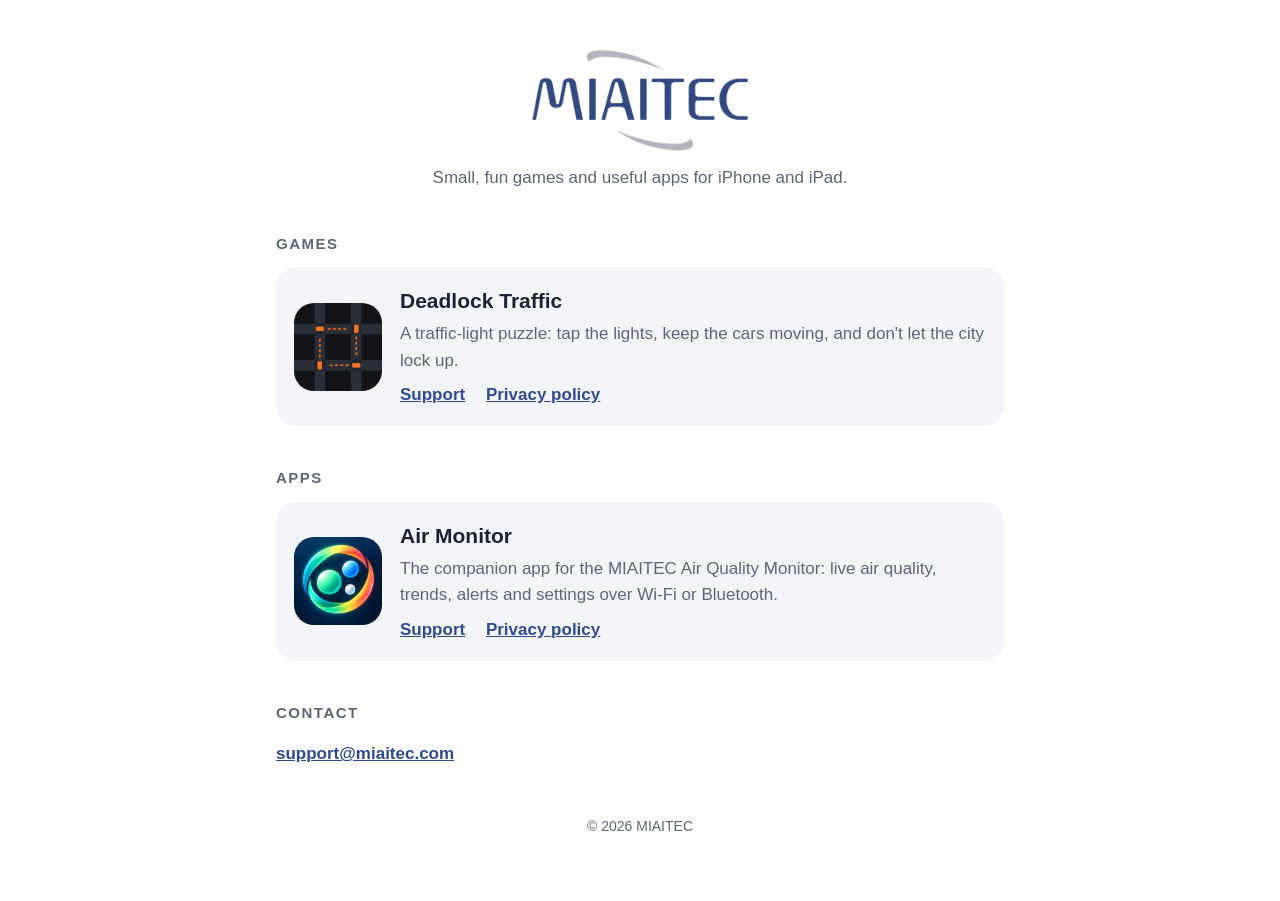
<file: index.html>
<!doctype html>
<html lang="en">
<head>
<meta charset="utf-8">
<meta name="viewport" content="width=device-width, initial-scale=1">
<title>MIAITEC — Games and apps for iPhone and iPad</title>
<meta name="description" content="MIAITEC makes small, fun games and useful apps for iPhone and iPad, including Deadlock Traffic and Air Monitor.">
<link rel="icon" href="deadlock-traffic/icon.png">
<link rel="stylesheet" href="style.css">
</head>
<body>
<main>
  <img class="logo" src="miaitec-logo.png" alt="MIAITEC">
  <p class="lead">Small, fun games and useful apps for iPhone and iPad.</p>

  <h2>Games</h2>
  <div class="game">
    <img src="deadlock-traffic/icon.png" alt="Deadlock Traffic app icon">
    <div>
      <h3>Deadlock Traffic</h3>
      <p>A traffic-light puzzle: tap the lights, keep the cars moving, and don't let the city lock up.</p>
      <div class="links">
        <a href="deadlock-traffic/">Support</a>
        <a href="deadlock-traffic/privacy.html">Privacy policy</a>
      </div>
    </div>
  </div>

  <h2>Apps</h2>
  <div class="game">
    <img src="air-monitor/icon.png" alt="Air Monitor app icon">
    <div>
      <h3>Air Monitor</h3>
      <p>The companion app for the MIAITEC Air Quality Monitor: live air quality, trends, alerts and settings over Wi-Fi or Bluetooth.</p>
      <div class="links">
        <a href="air-monitor/">Support</a>
        <a href="air-monitor/privacy.html">Privacy policy</a>
      </div>
    </div>
  </div>

  <h2>Contact</h2>
  <p><a href="mailto:support@miaitec.com">support@miaitec.com</a></p>

  <footer>© 2026 MIAITEC</footer>
</main>
</body>
</html>
</file>
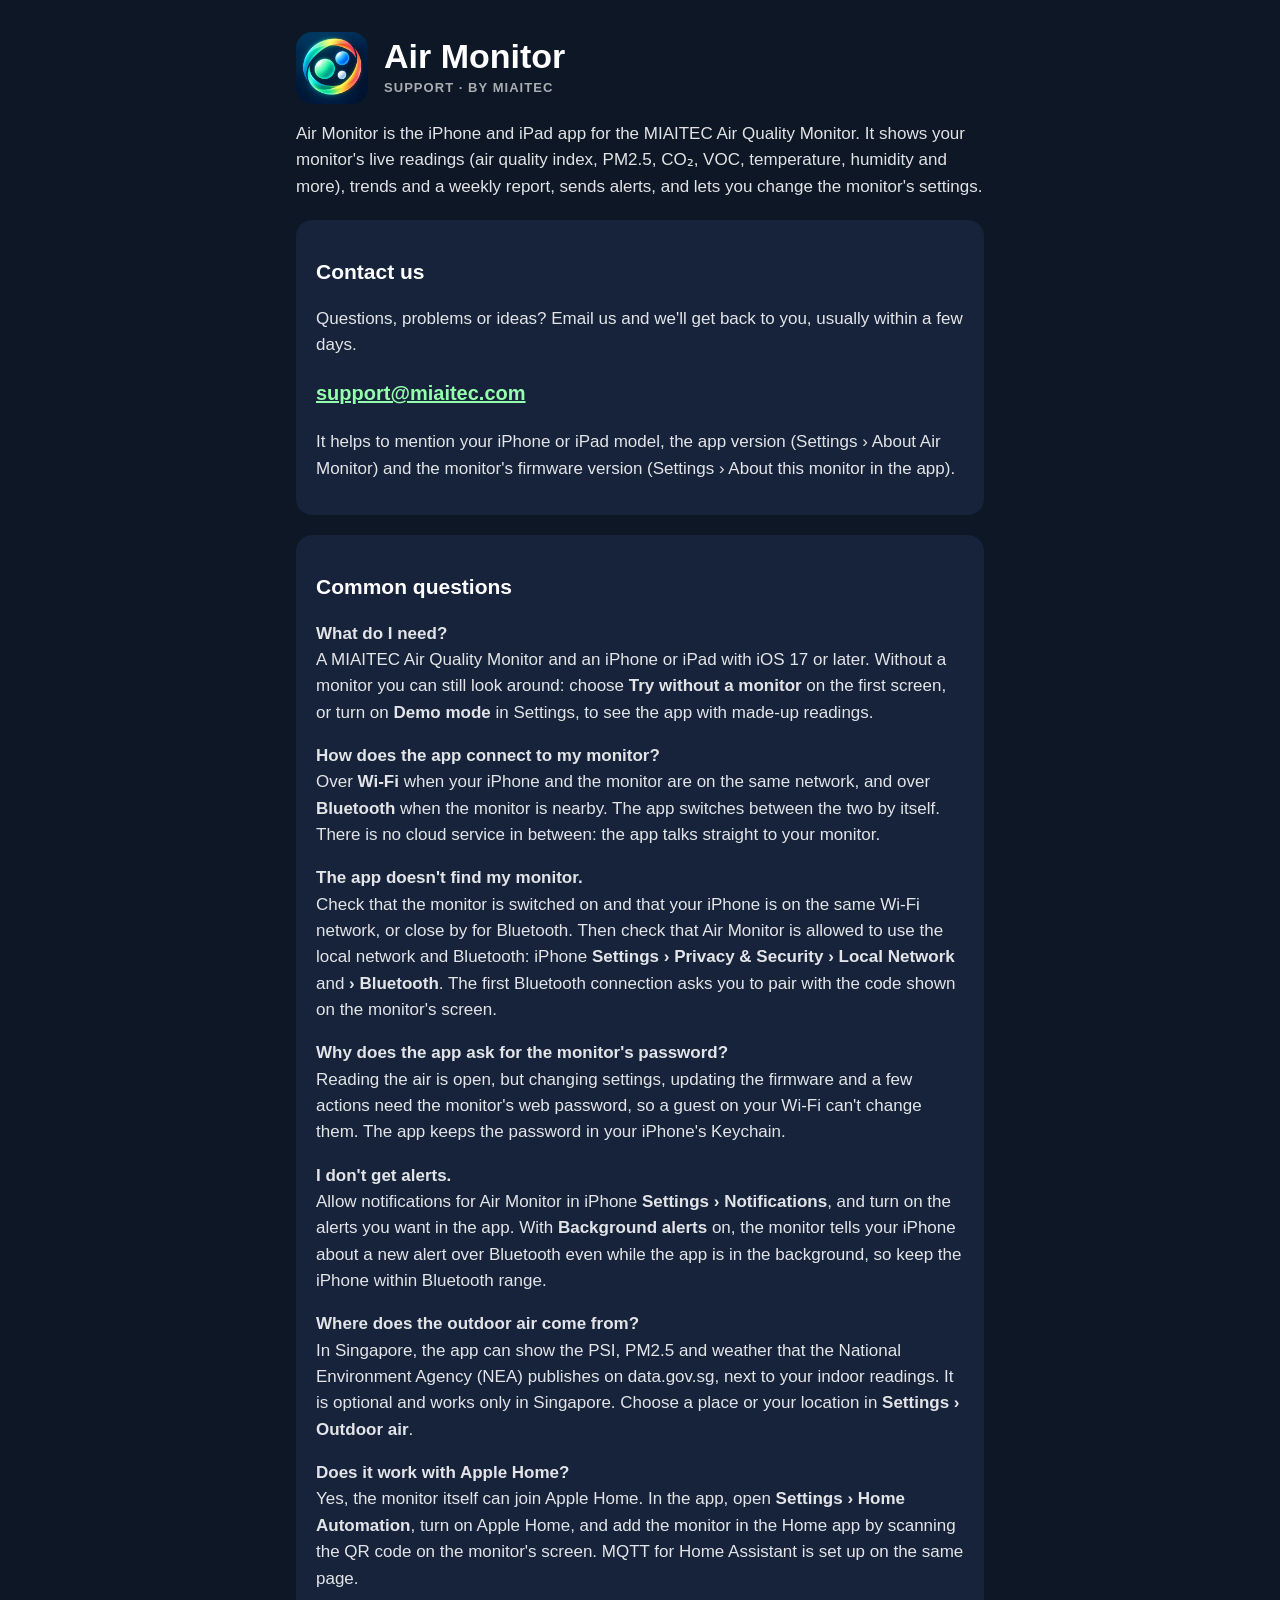
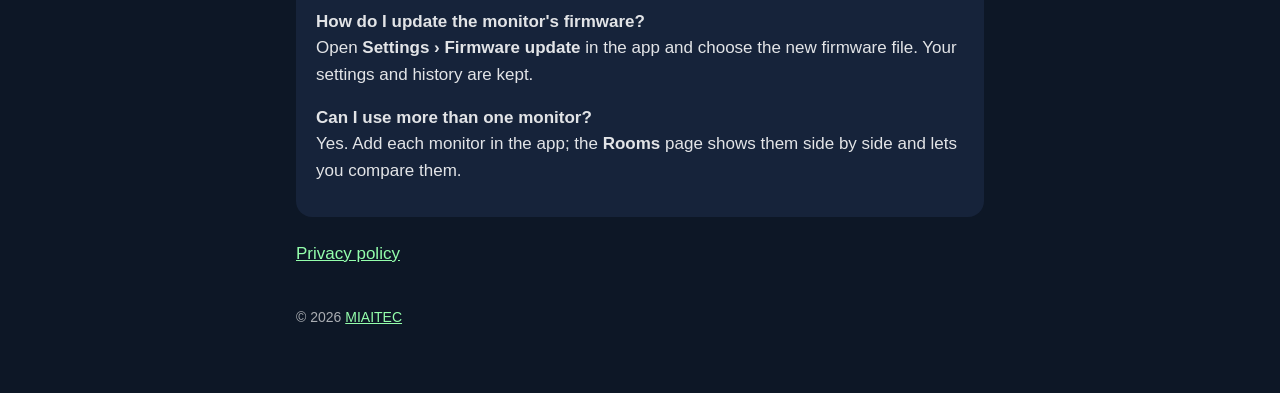
<file: air-monitor/index.html>
<!doctype html>
<html lang="en">
<head>
<meta charset="utf-8">
<meta name="viewport" content="width=device-width, initial-scale=1">
<title>Air Monitor — Support</title>
<meta name="description" content="Help and contact for Air Monitor, the iPhone and iPad app for the MIAITEC Air Quality Monitor.">
<link rel="icon" href="icon.png">
<link rel="stylesheet" href="style.css">
</head>
<body>
<main>
  <header>
    <img src="icon.png" alt="Air Monitor app icon">
    <div>
      <h1>Air Monitor</h1>
      <p class="tag">Support · by MIAITEC</p>
    </div>
  </header>
  <p>Air Monitor is the iPhone and iPad app for the MIAITEC Air Quality Monitor. It shows your
  monitor's live readings (air quality index, PM2.5, CO₂, VOC, temperature, humidity and more),
  trends and a weekly report, sends alerts, and lets you change the monitor's settings.</p>

  <section>
    <h2>Contact us</h2>
    <p>Questions, problems or ideas? Email us and we'll get back to you, usually within a few days.</p>
    <p class="contact"><a href="mailto:support@miaitec.com">support@miaitec.com</a></p>
    <p>It helps to mention your iPhone or iPad model, the app version (Settings › About Air Monitor)
    and the monitor's firmware version (Settings › About this monitor in the app).</p>
  </section>

  <section>
    <h2>Common questions</h2>

    <p><strong>What do I need?</strong><br>
    A MIAITEC Air Quality Monitor and an iPhone or iPad with iOS 17 or later. Without a monitor you
    can still look around: choose <strong>Try without a monitor</strong> on the first screen, or turn
    on <strong>Demo mode</strong> in Settings, to see the app with made-up readings.</p>

    <p><strong>How does the app connect to my monitor?</strong><br>
    Over <strong>Wi-Fi</strong> when your iPhone and the monitor are on the same network, and over
    <strong>Bluetooth</strong> when the monitor is nearby. The app switches between the two by itself.
    There is no cloud service in between: the app talks straight to your monitor.</p>

    <p><strong>The app doesn't find my monitor.</strong><br>
    Check that the monitor is switched on and that your iPhone is on the same Wi-Fi network, or close
    by for Bluetooth. Then check that Air Monitor is allowed to use the local network and Bluetooth:
    iPhone <strong>Settings › Privacy &amp; Security › Local Network</strong> and
    <strong>› Bluetooth</strong>. The first Bluetooth connection asks you to pair with the code shown
    on the monitor's screen.</p>

    <p><strong>Why does the app ask for the monitor's password?</strong><br>
    Reading the air is open, but changing settings, updating the firmware and a few actions need the
    monitor's web password, so a guest on your Wi-Fi can't change them. The app keeps the password in
    your iPhone's Keychain.</p>

    <p><strong>I don't get alerts.</strong><br>
    Allow notifications for Air Monitor in iPhone <strong>Settings › Notifications</strong>, and turn on
    the alerts you want in the app. With <strong>Background alerts</strong> on, the monitor tells your
    iPhone about a new alert over Bluetooth even while the app is in the background, so keep the
    iPhone within Bluetooth range.</p>

    <p><strong>Where does the outdoor air come from?</strong><br>
    In Singapore, the app can show the PSI, PM2.5 and weather that the National Environment Agency
    (NEA) publishes on data.gov.sg, next to your indoor readings. It is optional and works only in
    Singapore. Choose a place or your location in <strong>Settings › Outdoor air</strong>.</p>

    <p><strong>Does it work with Apple Home?</strong><br>
    Yes, the monitor itself can join Apple Home. In the app, open <strong>Settings › Home Automation</strong>,
    turn on Apple Home, and add the monitor in the Home app by scanning the QR code on the monitor's
    screen. MQTT for Home Assistant is set up on the same page.</p>

    <p><strong>How do I update the monitor's firmware?</strong><br>
    Open <strong>Settings › Firmware update</strong> in the app and choose the new firmware file. Your
    settings and history are kept.</p>

    <p><strong>Can I use more than one monitor?</strong><br>
    Yes. Add each monitor in the app; the <strong>Rooms</strong> page shows them side by side and
    lets you compare them.</p>
  </section>

  <nav>
    <a href="privacy.html">Privacy policy</a>
  </nav>
  <footer>© 2026 <a href="/">MIAITEC</a></footer>
</main>
</body>
</html>
</file>
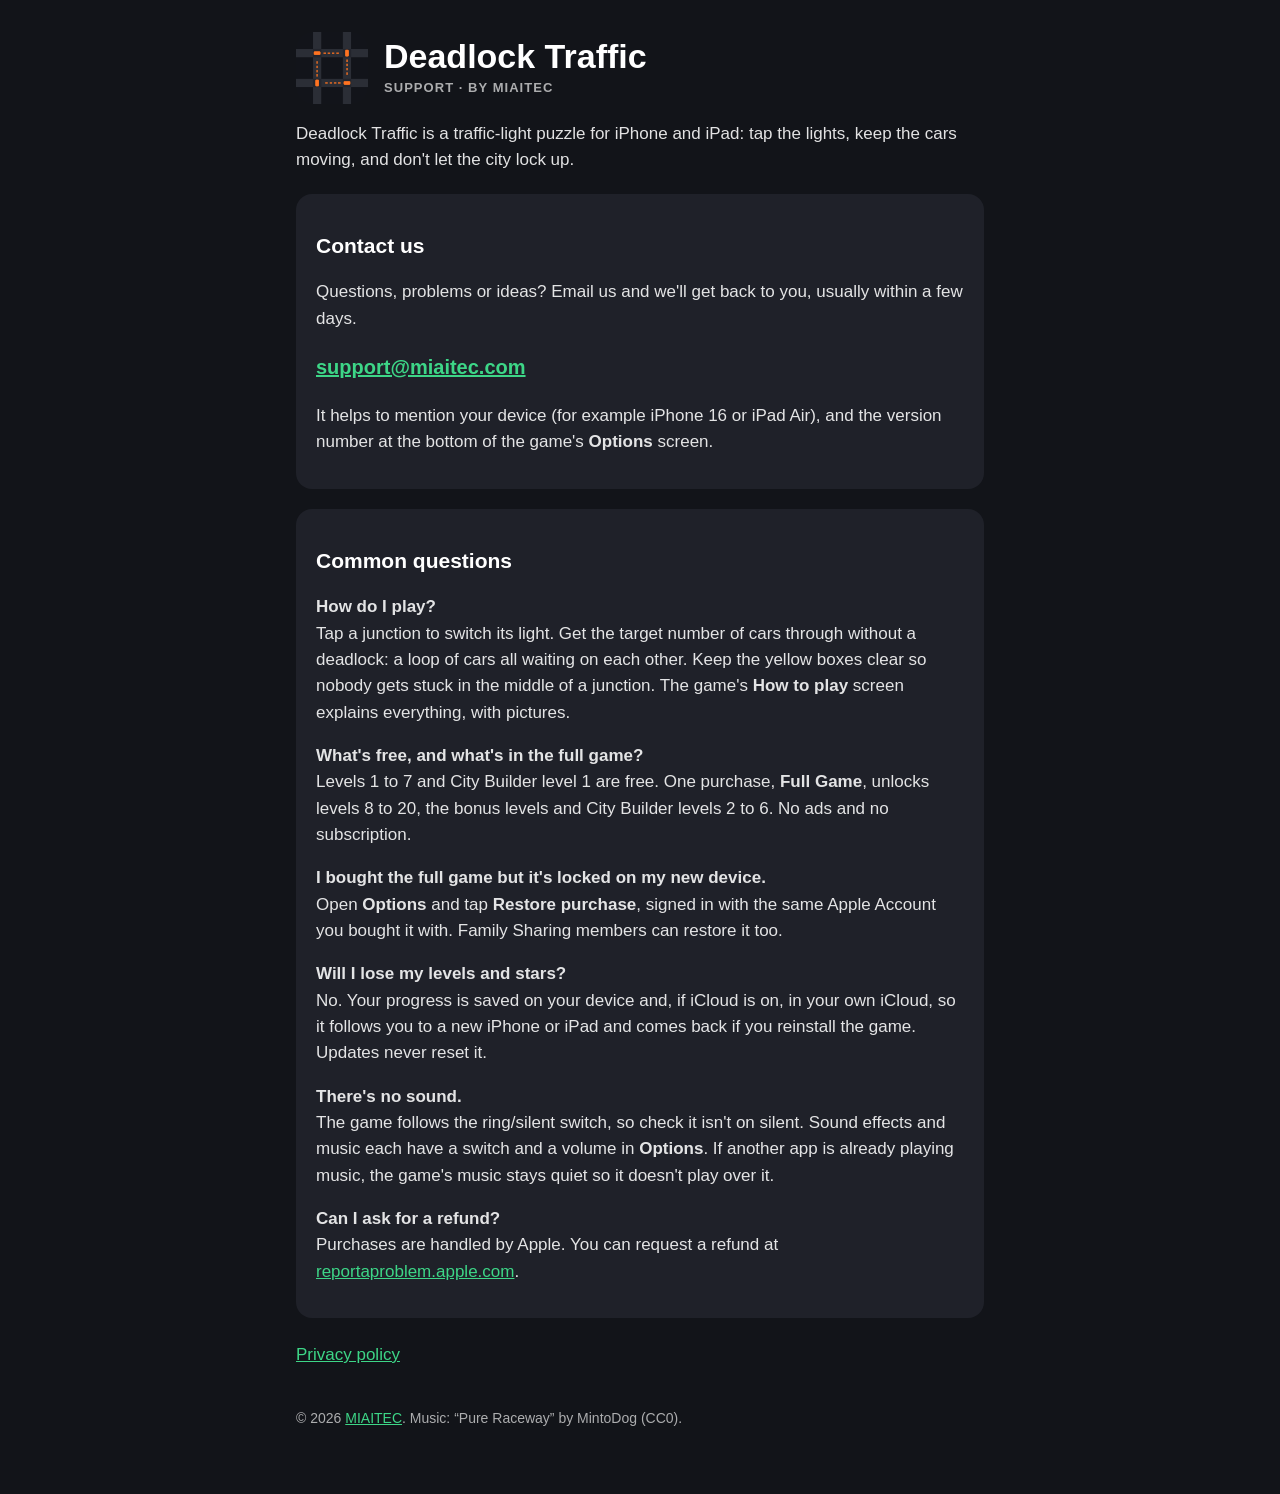
<file: deadlock-traffic/index.html>
<!doctype html>
<html lang="en">
<head>
<meta charset="utf-8">
<meta name="viewport" content="width=device-width, initial-scale=1">
<title>Deadlock Traffic — Support</title>
<meta name="description" content="Help and contact for Deadlock Traffic, the traffic-light puzzle game for iPhone and iPad.">
<link rel="icon" href="icon.png">
<link rel="stylesheet" href="style.css">
</head>
<body>
<main>
  <header>
    <img src="icon.png" alt="Deadlock Traffic app icon">
    <div>
      <h1>Deadlock Traffic</h1>
      <p class="tag">Support · by MIAITEC</p>
    </div>
  </header>
  <p>Deadlock Traffic is a traffic-light puzzle for iPhone and iPad: tap the lights, keep the cars
  moving, and don't let the city lock up.</p>

  <section>
    <h2>Contact us</h2>
    <p>Questions, problems or ideas? Email us and we'll get back to you, usually within a few days.</p>
    <p class="contact"><a href="mailto:support@miaitec.com">support@miaitec.com</a></p>
    <p>It helps to mention your device (for example iPhone 16 or iPad Air), and the version number
    at the bottom of the game's <strong>Options</strong> screen.</p>
  </section>

  <section>
    <h2>Common questions</h2>

    <p><strong>How do I play?</strong><br>
    Tap a junction to switch its light. Get the target number of cars through without a deadlock:
    a loop of cars all waiting on each other. Keep the yellow boxes clear so nobody gets stuck in
    the middle of a junction. The game's <strong>How to play</strong> screen explains everything,
    with pictures.</p>

    <p><strong>What's free, and what's in the full game?</strong><br>
    Levels 1 to 7 and City Builder level 1 are free. One purchase, <strong>Full Game</strong>,
    unlocks levels 8 to 20, the bonus levels and City Builder levels 2 to 6. No ads and no
    subscription.</p>

    <p><strong>I bought the full game but it's locked on my new device.</strong><br>
    Open <strong>Options</strong> and tap <strong>Restore purchase</strong>, signed in with the same
    Apple Account you bought it with. Family Sharing members can restore it too.</p>

    <p><strong>Will I lose my levels and stars?</strong><br>
    No. Your progress is saved on your device and, if iCloud is on, in your own iCloud, so it
    follows you to a new iPhone or iPad and comes back if you reinstall the game. Updates never
    reset it.</p>

    <p><strong>There's no sound.</strong><br>
    The game follows the ring/silent switch, so check it isn't on silent. Sound effects and music
    each have a switch and a volume in <strong>Options</strong>. If another app is already playing
    music, the game's music stays quiet so it doesn't play over it.</p>

    <p><strong>Can I ask for a refund?</strong><br>
    Purchases are handled by Apple. You can request a refund at
    <a href="https://reportaproblem.apple.com">reportaproblem.apple.com</a>.</p>
  </section>

  <nav>
    <a href="privacy.html">Privacy policy</a>
  </nav>
  <footer>© 2026 <a href="/">MIAITEC</a>. Music: “Pure Raceway” by MintoDog (CC0).</footer>
</main>
</body>
</html>
</file>
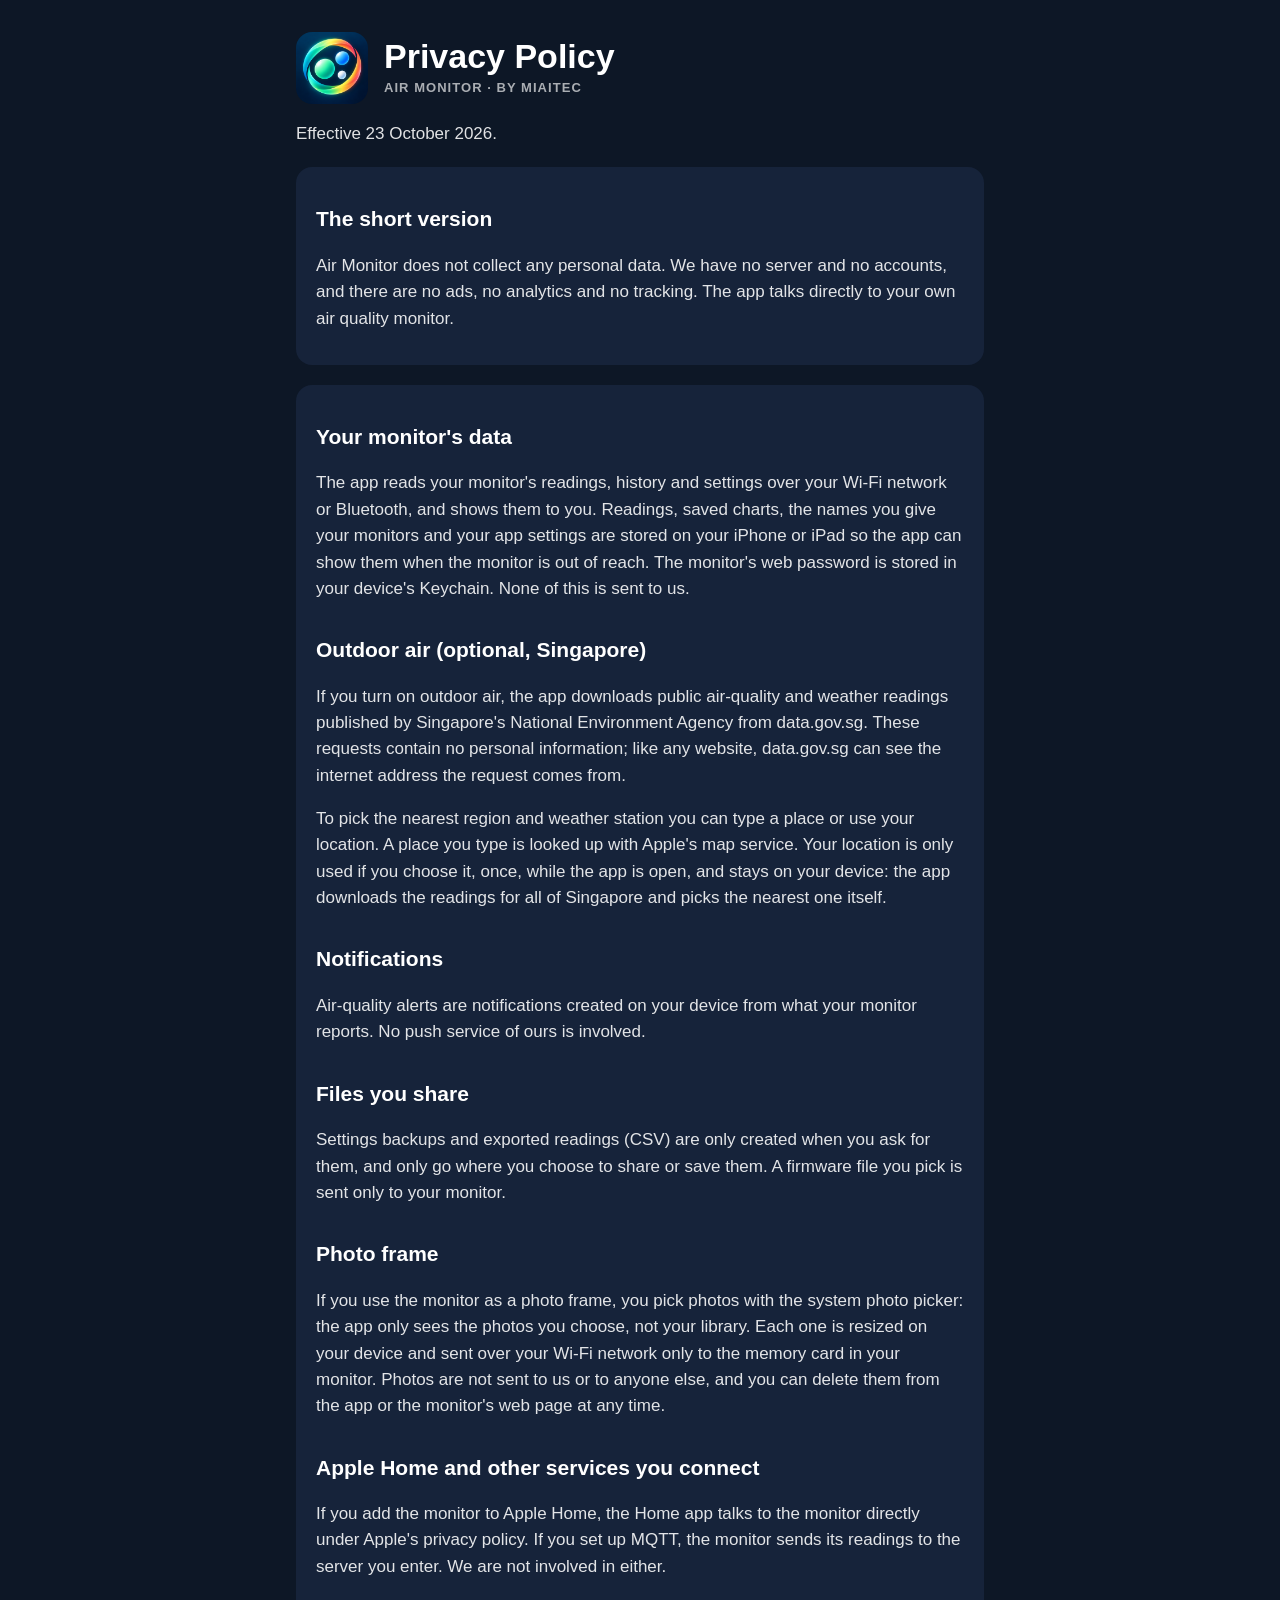
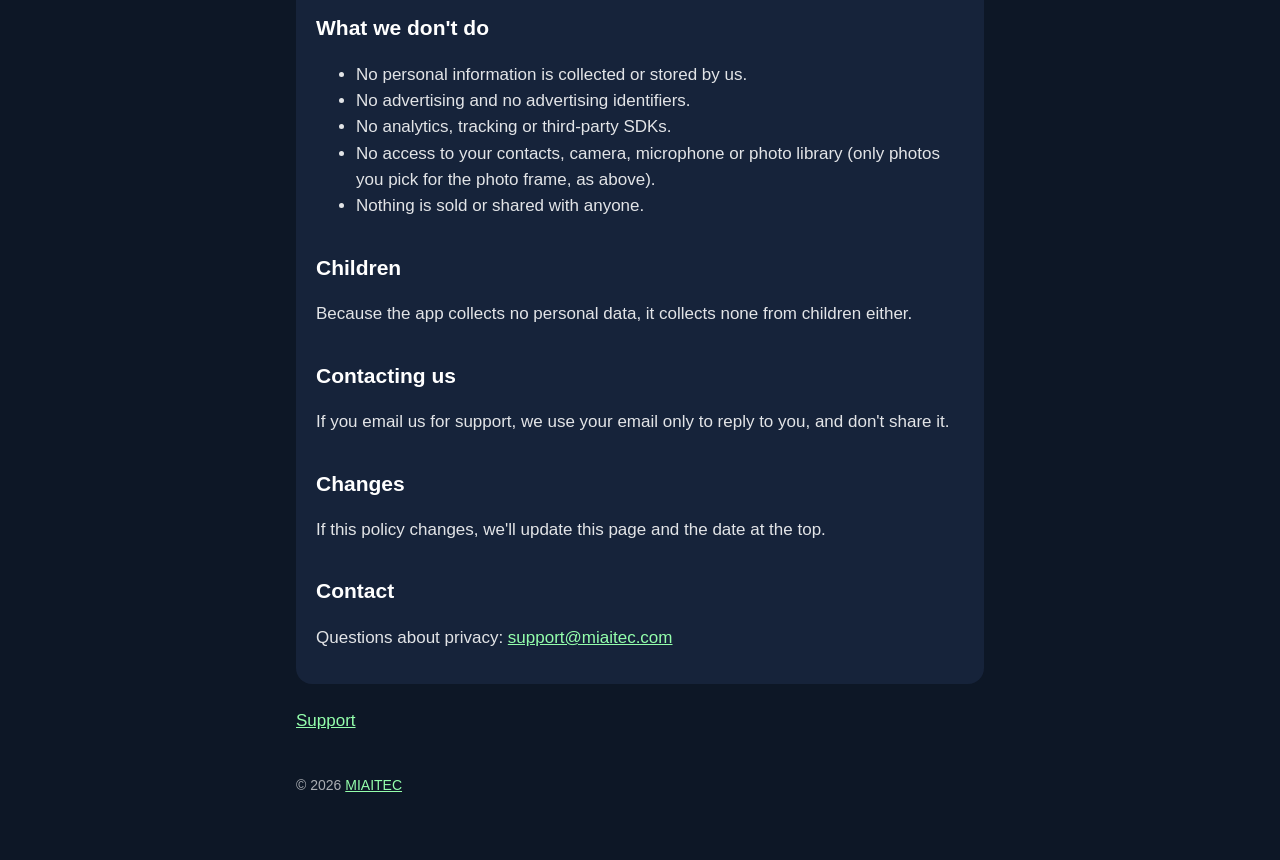
<file: air-monitor/privacy.html>
<!doctype html>
<html lang="en">
<head>
<meta charset="utf-8">
<meta name="viewport" content="width=device-width, initial-scale=1">
<title>Air Monitor — Privacy Policy</title>
<meta name="description" content="Privacy policy for Air Monitor: the app collects no personal data.">
<link rel="icon" href="icon.png">
<link rel="stylesheet" href="style.css">
</head>
<body>
<main>
  <header>
    <img src="icon.png" alt="Air Monitor app icon">
    <div>
      <h1>Privacy Policy</h1>
      <p class="tag">Air Monitor · by MIAITEC</p>
    </div>
  </header>
  <p>Effective 23 October 2026.</p>

  <section>
    <h2>The short version</h2>
    <p>Air Monitor does not collect any personal data. We have no server and no accounts, and there
    are no ads, no analytics and no tracking. The app talks directly to your own air quality monitor.</p>
  </section>

  <section>
    <h2>Your monitor's data</h2>
    <p>The app reads your monitor's readings, history and settings over your Wi-Fi network or
    Bluetooth, and shows them to you. Readings, saved charts, the names you give your monitors and
    your app settings are stored on your iPhone or iPad so the app can show them when the monitor is
    out of reach. The monitor's web password is stored in your device's Keychain. None of this is
    sent to us.</p>

    <h2>Outdoor air (optional, Singapore)</h2>
    <p>If you turn on outdoor air, the app downloads public air-quality and weather readings
    published by Singapore's National Environment Agency from data.gov.sg. These requests contain no
    personal information; like any website, data.gov.sg can see the internet address the request
    comes from.</p>
    <p>To pick the nearest region and weather station you can type a place or use your location.
    A place you type is looked up with Apple's map service. Your location is only used if you choose
    it, once, while the app is open, and stays on your device: the app downloads the readings for all
    of Singapore and picks the nearest one itself.</p>

    <h2>Notifications</h2>
    <p>Air-quality alerts are notifications created on your device from what your monitor reports.
    No push service of ours is involved.</p>

    <h2>Files you share</h2>
    <p>Settings backups and exported readings (CSV) are only created when you ask for them, and only
    go where you choose to share or save them. A firmware file you pick is sent only to your monitor.</p>

    <h2>Photo frame</h2>
    <p>If you use the monitor as a photo frame, you pick photos with the system photo picker: the app
    only sees the photos you choose, not your library. Each one is resized on your device and sent over
    your Wi-Fi network only to the memory card in your monitor. Photos are not sent to us or to anyone
    else, and you can delete them from the app or the monitor's web page at any time.</p>

    <h2>Apple Home and other services you connect</h2>
    <p>If you add the monitor to Apple Home, the Home app talks to the monitor directly under Apple's
    privacy policy. If you set up MQTT, the monitor sends its readings to the server you enter. We are
    not involved in either.</p>

    <h2>What we don't do</h2>
    <ul>
      <li>No personal information is collected or stored by us.</li>
      <li>No advertising and no advertising identifiers.</li>
      <li>No analytics, tracking or third-party SDKs.</li>
      <li>No access to your contacts, camera, microphone or photo library (only photos you pick for the photo frame, as above).</li>
      <li>Nothing is sold or shared with anyone.</li>
    </ul>

    <h2>Children</h2>
    <p>Because the app collects no personal data, it collects none from children either.</p>

    <h2>Contacting us</h2>
    <p>If you email us for support, we use your email only to reply to you, and don't share it.</p>

    <h2>Changes</h2>
    <p>If this policy changes, we'll update this page and the date at the top.</p>

    <h2>Contact</h2>
    <p>Questions about privacy: <a href="mailto:support@miaitec.com">support@miaitec.com</a></p>
  </section>

  <nav>
    <a href="index.html">Support</a>
  </nav>
  <footer>© 2026 <a href="/">MIAITEC</a></footer>
</main>
</body>
</html>
</file>
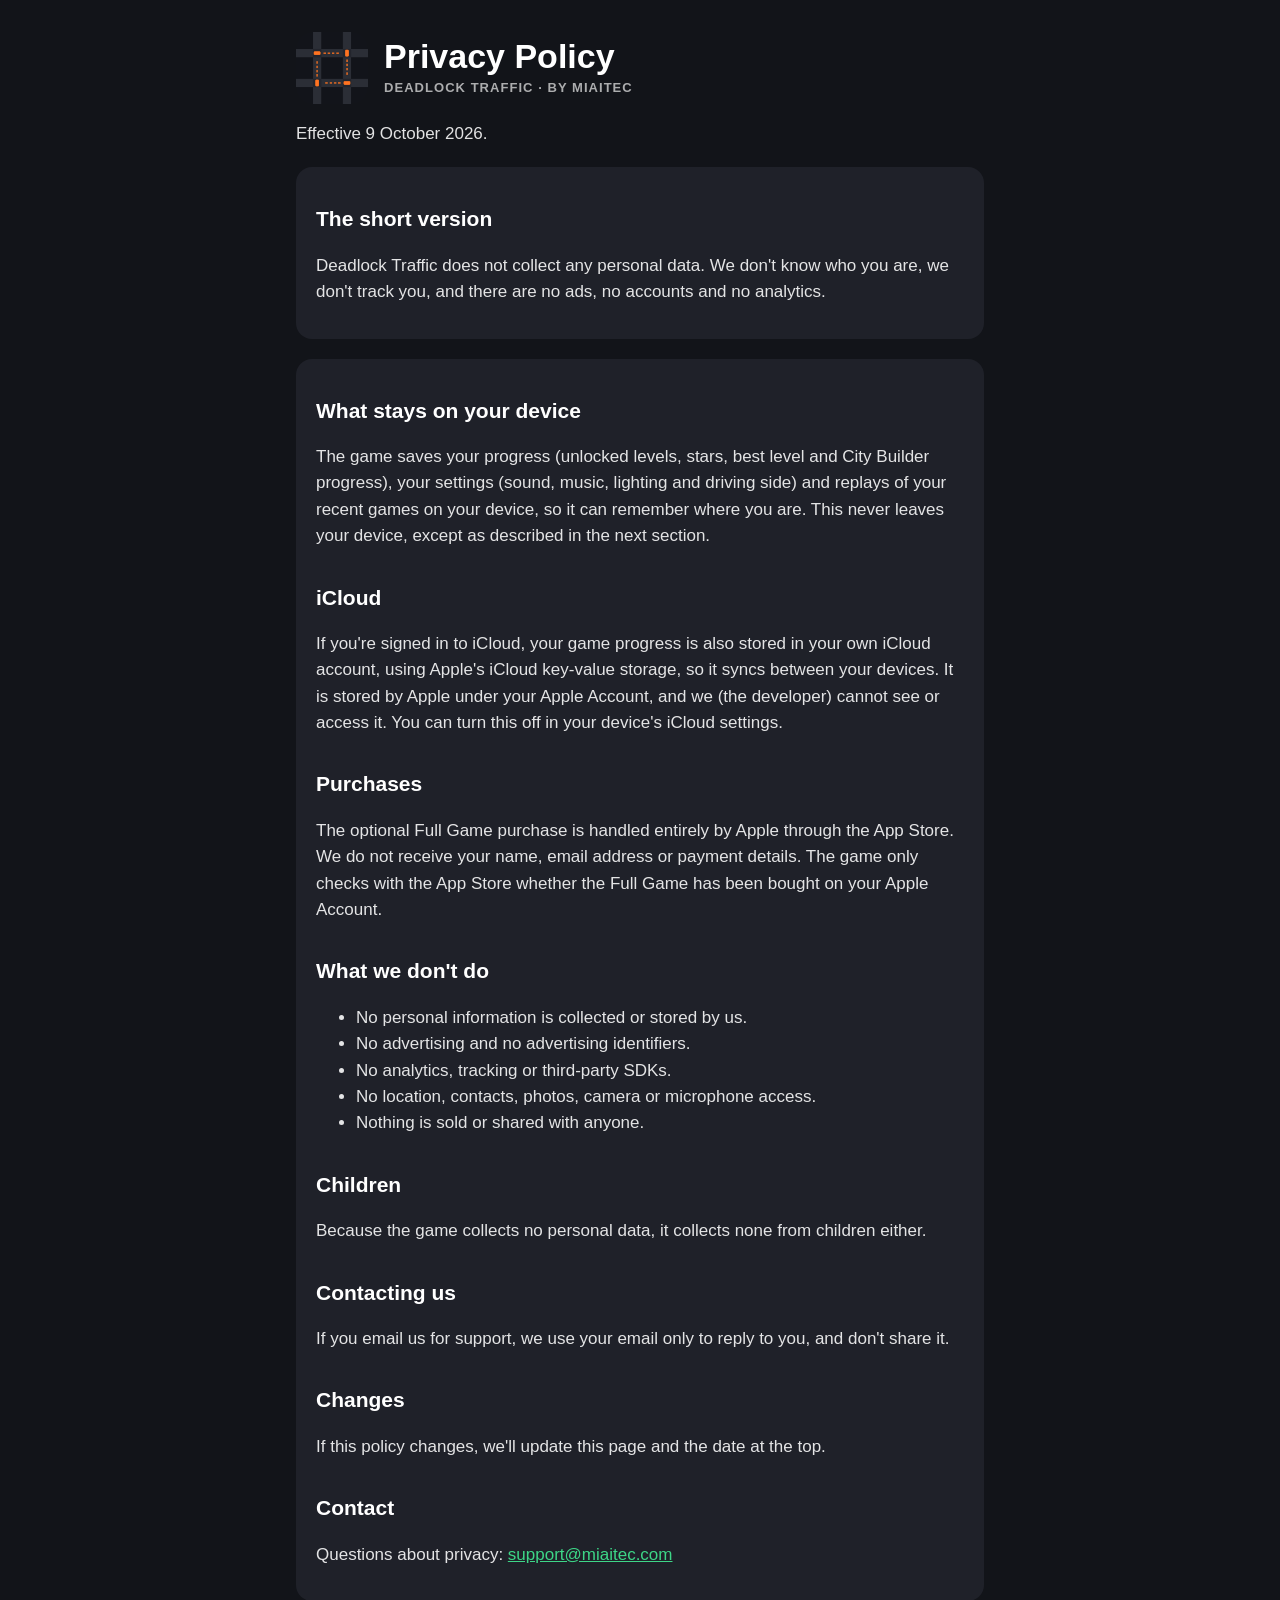
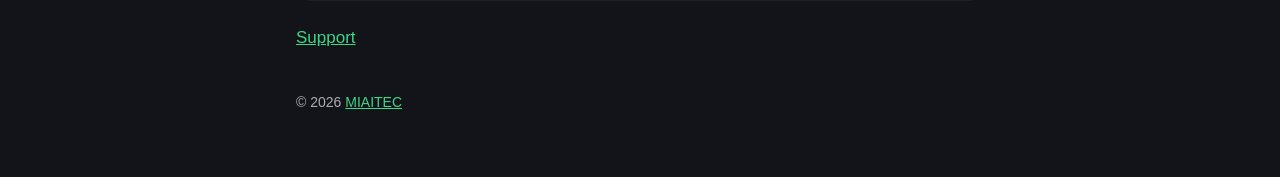
<file: deadlock-traffic/privacy.html>
<!doctype html>
<html lang="en">
<head>
<meta charset="utf-8">
<meta name="viewport" content="width=device-width, initial-scale=1">
<title>Deadlock Traffic — Privacy Policy</title>
<meta name="description" content="Privacy policy for Deadlock Traffic: the game collects no personal data.">
<link rel="icon" href="icon.png">
<link rel="stylesheet" href="style.css">
</head>
<body>
<main>
  <header>
    <img src="icon.png" alt="Deadlock Traffic app icon">
    <div>
      <h1>Privacy Policy</h1>
      <p class="tag">Deadlock Traffic · by MIAITEC</p>
    </div>
  </header>
  <p>Effective 9 October 2026.</p>

  <section>
    <h2>The short version</h2>
    <p>Deadlock Traffic does not collect any personal data. We don't know who you are, we don't
    track you, and there are no ads, no accounts and no analytics.</p>
  </section>

  <section>
    <h2>What stays on your device</h2>
    <p>The game saves your progress (unlocked levels, stars, best level and City Builder progress),
    your settings (sound, music, lighting and driving side) and replays of your recent games on your
    device, so it can remember where you are. This never leaves your device, except as described in
    the next section.</p>

    <h2>iCloud</h2>
    <p>If you're signed in to iCloud, your game progress is also stored in your own iCloud account,
    using Apple's iCloud key-value storage, so it syncs between your devices. It is stored by Apple
    under your Apple Account, and we (the developer) cannot see or access it. You can turn this off
    in your device's iCloud settings.</p>

    <h2>Purchases</h2>
    <p>The optional Full Game purchase is handled entirely by Apple through the App Store. We do not
    receive your name, email address or payment details. The game only checks with the App Store
    whether the Full Game has been bought on your Apple Account.</p>

    <h2>What we don't do</h2>
    <ul>
      <li>No personal information is collected or stored by us.</li>
      <li>No advertising and no advertising identifiers.</li>
      <li>No analytics, tracking or third-party SDKs.</li>
      <li>No location, contacts, photos, camera or microphone access.</li>
      <li>Nothing is sold or shared with anyone.</li>
    </ul>

    <h2>Children</h2>
    <p>Because the game collects no personal data, it collects none from children either.</p>

    <h2>Contacting us</h2>
    <p>If you email us for support, we use your email only to reply to you, and don't share it.</p>

    <h2>Changes</h2>
    <p>If this policy changes, we'll update this page and the date at the top.</p>

    <h2>Contact</h2>
    <p>Questions about privacy: <a href="mailto:support@miaitec.com">support@miaitec.com</a></p>
  </section>

  <nav>
    <a href="index.html">Support</a>
  </nav>
  <footer>© 2026 <a href="/">MIAITEC</a></footer>
</main>
</body>
</html>
</file>
<file: style.css>
:root {
  --navy: #2f4a8f;
  --text: #1c2233;
  --sub: #5d6577;
  --bg: #ffffff;
  --panel: #f3f5f9;
}
@media (prefers-color-scheme: dark) {
  :root { --text: #f2f4f8; --sub: #a6adbd; --bg: #10131a; --panel: #1b202b; --navy: #8fa8ec; }
  .logo { background: #ffffff; border-radius: 16px; padding: 12px 18px; }
}
* { box-sizing: border-box; }
body {
  margin: 0;
  background: var(--bg);
  color: var(--text);
  font: 17px/1.55 -apple-system, BlinkMacSystemFont, "Segoe UI", Roboto, sans-serif;
}
main { max-width: 760px; margin: 0 auto; padding: 48px 16px 64px; }
.logo { display: block; width: 220px; max-width: 70%; height: auto; margin: 0 auto 12px; }
.lead { text-align: center; color: var(--sub); margin: 0 0 40px; }
h2 { font-size: 15px; letter-spacing: 0.1em; text-transform: uppercase; color: var(--sub); margin: 40px 0 12px; }
.game {
  display: flex; gap: 18px; align-items: center;
  background: var(--panel); border-radius: 20px; padding: 18px;
  color: inherit; text-decoration: none;
}
.game img { width: 88px; height: 88px; border-radius: 20px; flex: none; }
.game h3 { margin: 0 0 4px; font-size: 21px; }
.game p { margin: 0 0 8px; color: var(--sub); }
.links a { margin-right: 16px; }
a { color: var(--navy); font-weight: 600; }
footer { margin-top: 48px; text-align: center; color: var(--sub); font-size: 14px; }
</file>
<file: air-monitor/style.css>
:root {
  --bg: #0d1726;
  --panel: #16233a;
  --text: #ffffff;
  --body: rgba(255, 255, 255, 0.88);
  --sub: rgba(255, 255, 255, 0.65);
  --accent: #94ffac;
}
* { box-sizing: border-box; }
body {
  margin: 0;
  background: var(--bg);
  color: var(--text);
  font: 17px/1.55 -apple-system, BlinkMacSystemFont, "Segoe UI", Roboto, sans-serif;
}
main { max-width: 720px; margin: 0 auto; padding: 32px 16px 64px; }
header { display: flex; align-items: center; gap: 16px; margin-bottom: 8px; }
header img { width: 72px; height: 72px; border-radius: 16px; }
h1 { font-size: 34px; line-height: 1.15; margin: 0; font-weight: 800; }
.tag { color: var(--sub); font-size: 13px; letter-spacing: 0.08em; font-weight: 700; text-transform: uppercase; margin: 2px 0 0; }
h2 { font-size: 21px; margin: 32px 0 8px; }
section { background: var(--panel); border-radius: 16px; padding: 4px 20px 16px; margin-top: 20px; }
p, li { color: var(--body); }
a { color: var(--accent); }
nav { margin: 24px 0 0; display: flex; gap: 20px; flex-wrap: wrap; }
.contact { font-size: 20px; font-weight: 700; }
footer { margin-top: 40px; color: var(--sub); font-size: 14px; }
</file>
<file: deadlock-traffic/style.css>
:root {
  --bg: #121419;
  --panel: #1f2129;
  --text: #ffffff;
  --sub: rgba(255, 255, 255, 0.65);
  --green: #3dd687;
  --orange: #ff7321;
}
* { box-sizing: border-box; }
body {
  margin: 0;
  background: var(--bg);
  color: var(--text);
  font: 17px/1.55 -apple-system, BlinkMacSystemFont, "SF Pro Rounded", "Segoe UI", Roboto, sans-serif;
}
main { max-width: 720px; margin: 0 auto; padding: 32px 16px 64px; }
header { display: flex; align-items: center; gap: 16px; margin-bottom: 8px; }
header img { width: 72px; height: 72px; border-radius: 16px; }
h1 { font-size: 34px; line-height: 1.15; margin: 0; font-weight: 900; }
.tag { color: var(--sub); font-size: 13px; letter-spacing: 0.08em; font-weight: 700; text-transform: uppercase; margin: 2px 0 0; }
h2 { font-size: 21px; margin: 32px 0 8px; }
section { background: var(--panel); border-radius: 16px; padding: 4px 20px 16px; margin-top: 20px; }
p, li { color: rgba(255, 255, 255, 0.88); }
a { color: var(--green); }
nav { margin: 24px 0 0; display: flex; gap: 20px; flex-wrap: wrap; }
.contact { font-size: 20px; font-weight: 700; }
footer { margin-top: 40px; color: var(--sub); font-size: 14px; }
</file>
